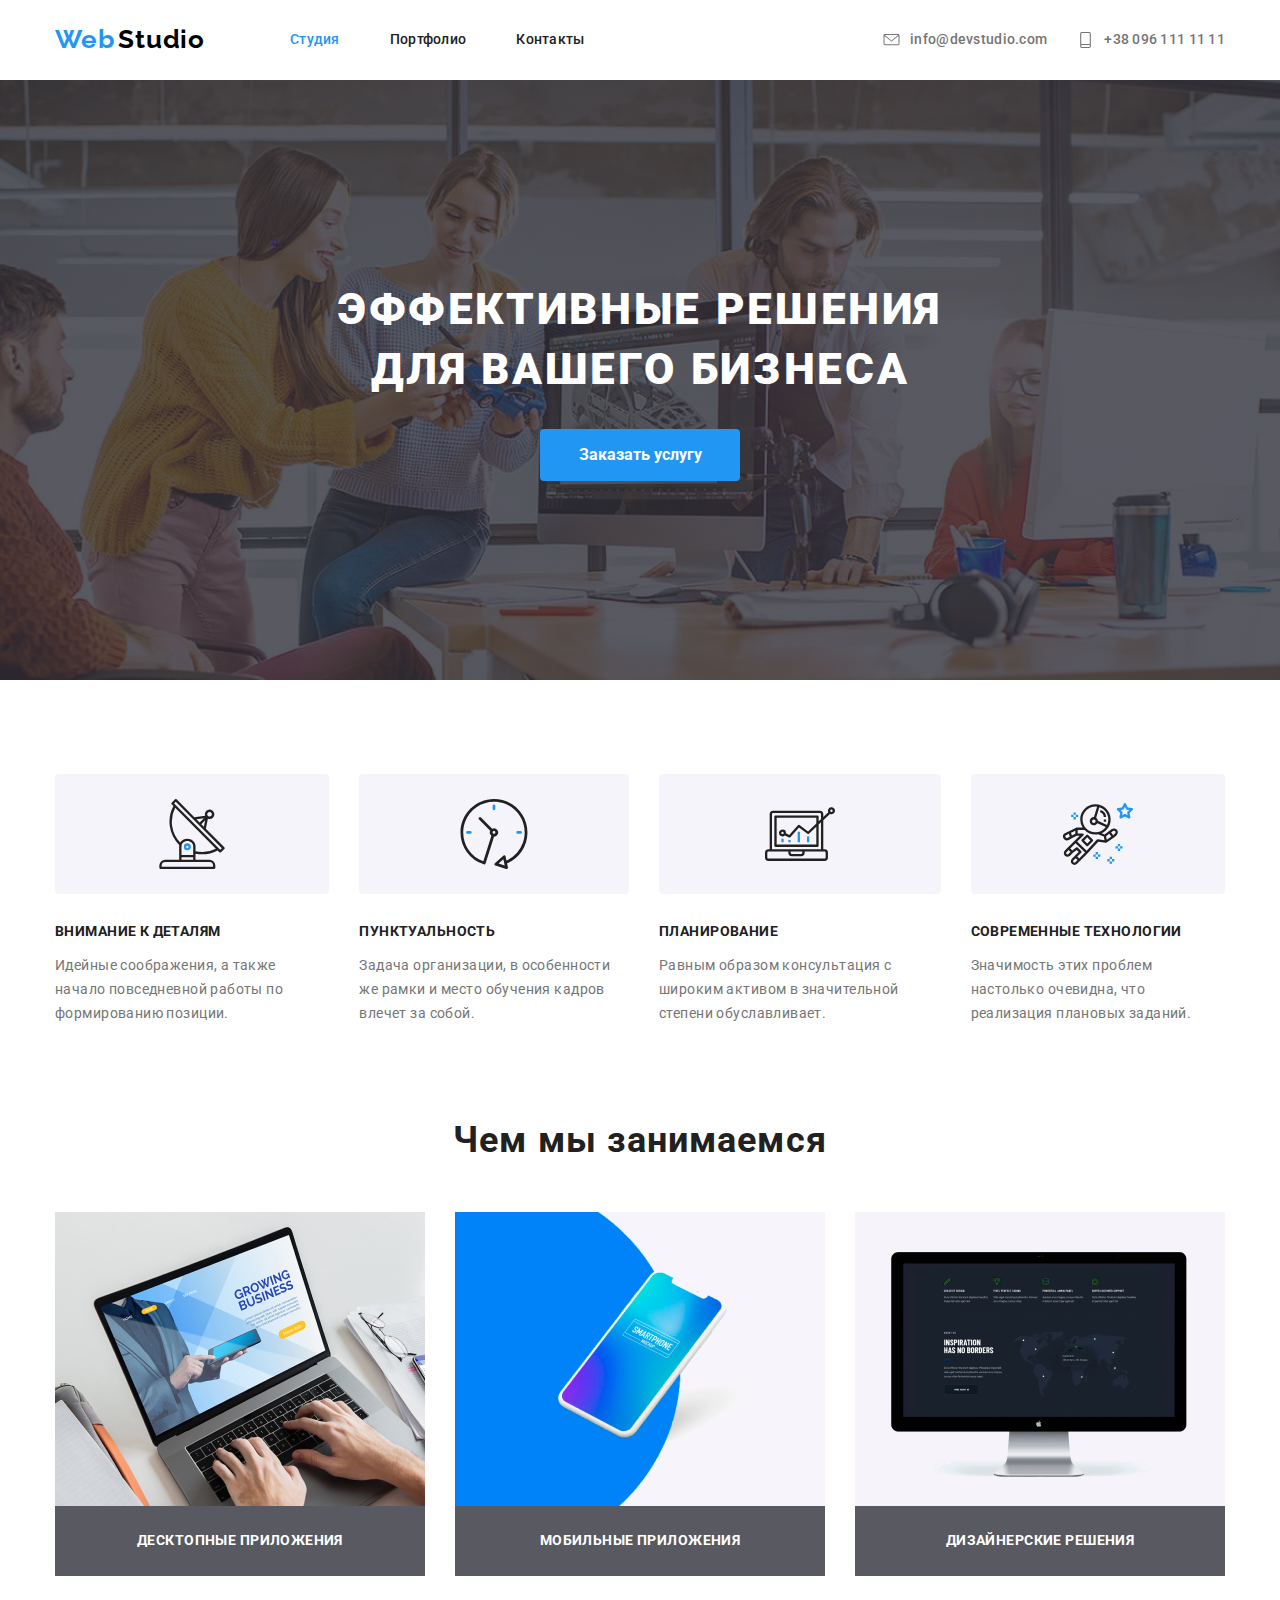
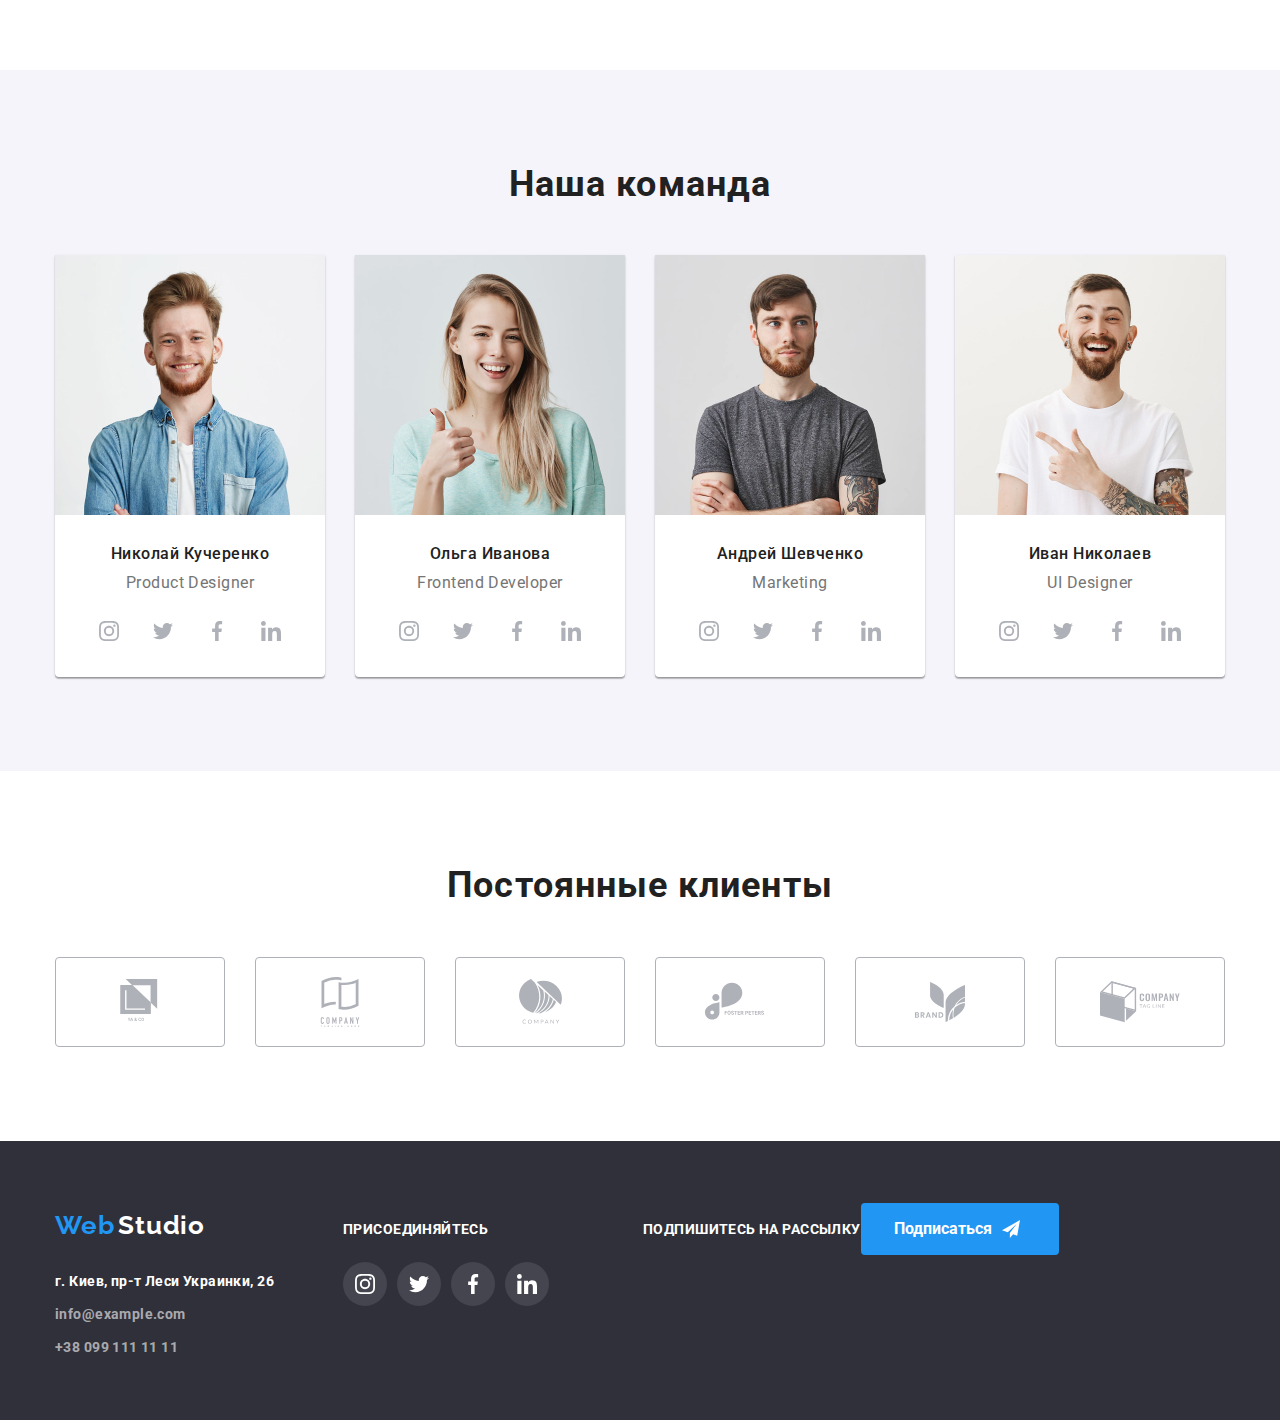
<file: index.html>
<!DOCTYPE html>
<html lang="ru">
  <head>
    <meta charset="UTF-8" />
    <meta name="viewport" content="width=device-width, initial-scale=1.0" />
    <title>Web Studio</title>
    <link
      href="https://fonts.googleapis.com/css2?family=Raleway:wght@700&family=Roboto:wght@400;500;700;900&display=swap"
      rel="stylesheet"
    />
    <link
      rel="stylesheet"
      href="https://cdnjs.cloudflare.com/ajax/libs/modern-normalize/0.6.0/modern-normalize.min.css"
    />
    <link rel="stylesheet" href="./css/styles.css" />
  </head>
  <body>
    <!--Шапка страницы-->
    <header class="page-header">
      <div class="container main no-padding">
        <nav class="main-nav">
          <a href="./index.html" class="logo">
            <span class="logo-web">Web</span>
            <span class="logo-studio">Studio</span>
          </a>

          <ul class="nav list">
            <li class="item">
              <a href="./index.html" class="nav-link current">Студия</a>
            </li>
            <li class="item">
              <a href="./portfolio.html" class="nav-link">Портфолио</a>
            </li>
            <li class="item"><a href="" class="nav-link">Контакты</a></li>
          </ul>
        </nav>

        <ul class="contacts list">
          <li class="item">
            <a href="mailto:info@devstudio.com" class="contacts-link">
              <svg class="contacts-icon" width="16px" height="11px">
                <use href="./images/symbol-defs.svg#envelope"></use>
              </svg>
              info@devstudio.com</a
            >
          </li>
          <li class="item">
            <a href="tel:+380961111111" class="contacts-link"
              ><svg class="contacts-icon" width="10px" height="15px">
                <use href="./images/symbol-defs.svg#phone"></use>
              </svg>
              +38 096 111 11 11</a
            >
          </li>
        </ul>
      </div>
    </header>

    <!--Секция героя-->
    <section class="hero overlay">
      <h1 class="hero-title">
        эффективные решения <br />
        для вашего бизнеса
      </h1>
      <a href="" class="button">Заказать услугу</a>
    </section>

    <!--Секция преимуществ-->
    <section class="section-nopb">
      <div class="container">
        <h2 class="invisible-title">Наши преимущества</h2>
        <ul class="features list">
          <li class="features-item">
            <div class="features-img">
              <svg class="features-icon" width="70px" height="70px">
                <use href="./images/symbol-defs.svg#antenna"></use>
              </svg>
            </div>
            <h3 class="features-title">внимание к деталям</h3>
            <p class="features-text">
              Идейные соображения, а также начало повседневной работы по
              формированию позиции.
            </p>
          </li>
          <li class="features-item">
            <div class="features-img">
              <svg class="features-icon" width="70px" height="70px">
                <use href="./images/symbol-defs.svg#clock"></use>
              </svg>
            </div>
            <h3 class="features-title">пунктуальность</h3>
            <p class="features-text">
              Задача организации, в особенности же рамки и место обучения кадров
              влечет за собой.
            </p>
          </li>
          <li class="features-item">
            <div class="features-img">
              <svg class="features-icon" width="70px" height="70px">
                <use href="./images/symbol-defs.svg#diagram"></use>
              </svg>
            </div>
            <h3 class="features-title">планирование</h3>
            <p class="features-text">
              Равным образом консультация с широким активом в значительной
              степени обуславливает.
            </p>
          </li>
          <li class="features-item">
            <div class="features-img">
              <svg class="features-icon" width="70px" height="70px">
                <use href="./images/symbol-defs.svg#astronaut"></use>
              </svg>
            </div>
            <h3 class="features-title">современные технологии</h3>
            <p class="features-text no-margin">
              Значимость этих проблем настолько очевидна, что реализация
              плановых заданий.
            </p>
          </li>
        </ul>
      </div>
    </section>

    <!--Секция услуг-->
    <section class="section">
      <div class="container">
        <!-- <div class="services-div"> -->
        <h2 class="services-title">Чем мы занимаемся</h2>
        <ul class="services list">
          <li class="services-item">
              <div class="services-div">
                <img
                  src="./images/desktop.jpg"
                  alt="десктопные приложения"
                  width="370"
                  class="images"
                />
              </div>
            <div class="services-bgc">
            <h3 class="services-text">десктопные приложения</h3>
            </div>
          </li>
          <li class="services-item">
              <div class="services-div">
                <img
                  src="./images/mobile.jpg"
                  alt="десктопные приложения"
                  width="370"
                  class="images"
                />
              </div>
            <div class="services-bgc">
              <h3 class="services-text">мобильные приложения</h3>
            </div>
          </li>
          <li class="services-item">
              <div class="services-div">
                <img
                  src="./images/design.jpg"
                  alt="десктопные приложения"
                  width="370"
                  class="images"
                />
              </div>
            <div class="services-bgc">
              <h3 class="services-text">дизайнерские решения</h3>
            </div>
          </li>
        </ul>
        <!-- </div> -->
      </div>
    </section>

    <!--Секция команды-->
    <section class="team">
      <div class="container">
        <!-- <div class="team-div"> -->
        <h2 class="team-title">Наша команда</h2>
        <ul class="team-cards list">
          <li class="team-item">
            <img
              src="./images/john.jpg"
              alt="Николай Кучеренко"
              width="270"
              height="260"
              class="images"
            />
            <h3 class="team-name">Николай Кучеренко</h3>
            <p class="team-post">Product Designer</p>
            <ul class="team-soclink list">
              <li class="team-soclink-list">
                <a href="https://instagram.com" class="team-soclink-icon">
                  <svg class="team-icon" width="20px" height="20px">
                    <use href="./images/symbol-defs.svg#instagram"></use>
                  </svg>
                </a>
              </li>
              <li class="team-soclink-list">
                <a href="https://twitter.com" class="team-soclink-icon">
                  <svg class="team-icon" width="20px" height="20px">
                    <use href="./images/symbol-defs.svg#twitter"></use>
                  </svg>
                  </a>
                </a>
              </li>
              <li class="team-soclink-list">
                <a href="https://facebook.com" class="team-soclink-icon">
                  <svg class="team-icon" width="20px" height="20px">
                    <use href="./images/symbol-defs.svg#facebook"></use>
                  </svg>
                </a>
              </li>
              <li class="team-soclink-list">
                <a href="https://linkedin.com" class="team-soclink-icon">
                  <svg class="team-icon" width="20px" height="20px">
                    <use href="./images/symbol-defs.svg#linkedin"></use>
                  </svg>
                </a>
              </li>
            </ul>
          </li>
          <li class="team-item">
            <img
              src="./images/marta.jpg"
              alt="Ольга Иванова"
              width="270"
              height="260"
              class="images"
            />
            <h3 class="team-name">Ольга Иванова</h3>
            <p class="team-post">Frontend Developer</p>
            <ul class="team-soclink list">
              <li class="team-soclink-list">
                <a href="https://instagram.com" class="team-soclink-icon">
                  <svg class="team-icon" width="20px" height="20px">
                    <use href="./images/symbol-defs.svg#instagram"></use>
                  </svg>
                </a>
              </li>
              <li class="team-soclink-list">
                <a href="https://twitter.com" class="team-soclink-icon">
                <svg class="team-icon" width="20px" height="20px">
                  <use href="./images/symbol-defs.svg#twitter"></use>
                </svg>
                </a>
              </li>
              <li class="team-soclink-list">
                <a href="https://facebook.com" class="team-soclink-icon">
                  <svg class="team-icon" width="20px" height="20px">
                    <use href="./images/symbol-defs.svg#facebook"></use>
                  </svg>
                </a>
              </li>
              <li class="team-soclink-list">
                <a href="https://linkedin.com" class="team-soclink-icon">
                  <svg class="team-icon" width="20px" height="20px">
                    <use href="./images/symbol-defs.svg#linkedin"></use>
                  </svg>
                </a>
              </li>
            </ul>
          </li>
          <li class="team-item">
            <img
              src="./images/robert.jpg"
              alt="Андрей Шевченко"
              width="270"
              height="260"
              class="images"
            />
            <h3 class="team-name">Андрей Шевченко</h3>
            <p class="team-post">Marketing</p>
            <ul class="team-soclink list">
              <li class="team-soclink-list">
                <a href="https://instagram.com" class="team-soclink-icon">
                  <svg class="team-icon" width="20px" height="20px">
                    <use href="./images/symbol-defs.svg#instagram"></use>
                  </svg>
                </a>
              </li>
              <li class="team-soclink-list">
                <a href="https://twitter.com" class="team-soclink-icon">
                  <svg class="team-icon" width="20px" height="20px">
                    <use href="./images/symbol-defs.svg#twitter"></use>
                  </svg>
                </a>
              </li>
              <li class="team-soclink-list">
                <a href="https://facebook.com" class="team-soclink-icon">
                  <svg class="team-icon" width="20px" height="20px">
                    <use href="./images/symbol-defs.svg#facebook"></use>
                  </svg>
                </a>
              </li>
              <li class="team-soclink-list">
                <a href="https://linkedin.com" class="team-soclink-icon">
                  <svg class="team-icon" width="20px" height="20px">
                    <use href="./images/symbol-defs.svg#linkedin"></use>
                  </svg>
                </a>
              </li>
            </ul>
          </li>
          <li class="team-item">
            <img
              src="./images/martin.jpg"
              alt="Иван Николаев"
              width="270"
              height="260"
              class="images"
            />
            <h3 class="team-name">Иван Николаев</h3>
            <p class="team-post">UI Designer</p>
            <ul class="team-soclink list">
              <li class="team-soclink-list">
                <a href="https://instagram.com" class="team-soclink-icon">
                  <svg class="team-icon" width="20px" height="20px">
                    <use href="./images/symbol-defs.svg#instagram"></use>
                  </svg>
                </a>
              </li>
              <li class="team-soclink-list">
                <a href="https://twitter.com" class="team-soclink-icon">
                  <svg class="team-icon" width="20px" height="20px">
                    <use href="./images/symbol-defs.svg#twitter"></use>
                  </svg>
                </a>
              </li>
              <li class="team-soclink-list">
                <a href="https://facebook.com" class="team-soclink-icon">
                  <svg class="team-icon" width="20px" height="20px">
                    <use href="./images/symbol-defs.svg#facebook"></use>
                  </svg>
                </a>
              </li>
              <li class="team-soclink-list">
                <a href="https://linkedin.com" class="team-soclink-icon">
                  <svg class="team-icon" width="20px" height="20px">
                    <use href="./images/symbol-defs.svg#linkedin"></use>
                  </svg>
                </a>
              </li>
            </ul>
          </li>
        </ul>
        <!-- </div> -->
      </div>
    </section>

    <!--Секция постоянных клиентов-->
    <section class="section">
      <div class="container">
        <!-- <div class="customers-div"> -->
        <h2 class="customers-title">Постоянные клиенты</h2>
        <ul class="customers-item list">
          <li class="customers-list">
            <a href="" class="customers-icon">
              <svg class="client1-icon" width="44.27px" height="49.23px">
                <use href="./images/symbol-defs.svg#client1"></use>
              </svg>
            </a>
          </li>
          <li class="customers-list">
            <a href="" class="customers-icon">
              <svg class="client2-icon" width="40px" height="52px">
                <use href="./images/symbol-defs.svg#client2"></use>
              </svg>
            </a>
          </li>
          <li class="customers-list">
            <a href="" class="customers-icon">
              <svg class="client3-icon" width="41px" height="42.6px">
                <use href="./images/symbol-defs.svg#client3"></use>
              </svg>
            </a>
          </li>
          <li class="customers-list">
            <a href="" class="customers-icon">
              <svg class="client4-icon" width="79.66px" height="42.02px">
                <use href="./images/symbol-defs.svg#client4"></use>
              </svg>
            </a>
          </li>
          <li class="customers-list">
            <a href="" class="customers-icon">
              <svg class="client5-icon" width="59px" height="47px">
                <use href="./images/symbol-defs.svg#client5"></use>
              </svg>
            </a>
          </li>
          <li class="customers-list">
            <a href="" class="customers-icon">
              <svg class="client6-icon" width="88.48px" height="45.44px">
                <use href="./images/symbol-defs.svg#client6"></use>
              </svg>
            </a>
          </li>
        </ul>
        <!-- </div> -->
      </div>
    </section>

    <!--Секция футера-->
    <footer class="footer">
      <div class="container">
        <div class="footer-div">
          <div class="footer-adress">
            <a href="./index.html" class="logo">
              <div class="footer-logo-div">
                <span class="logo-web">Web</span>
                <span class="logo-studio-footer">Studio</span>
              </div>
            </a>
            <address>
              <p class="footer-text">г. Киев, пр-т Леси Украинки, 26</p>
              <p class="footer-email">
                <a href="mailto:info@example.com" class="footer-info link list"
                  >info@example.com</a
                >
              </p>
              <a href="tel:+380991111111" class="footer-info link list"
                >+38 099 111 11 11</a
              >
            </address>
          </div>
          <div class="footer-links">
            <h3 class="footer-text-joinin">присоединяйтесь</h3>
            <ul class="joinin list">
              <li class="joinin-list">
                <a href="https://instagram.com" class="joinin-soclink-icon">
                  <svg class="footer-icon" width="20px" height="20px">
                    <use href="./images/symbol-defs.svg#instagram"></use>
                  </svg>
                </a>
              </li>
              <li class="joinin-list">
                <a href="https://instagram.com" class="joinin-soclink-icon">
                  <svg class="footer-icon" width="20px" height="20px">
                    <use href="./images/symbol-defs.svg#twitter"></use>
                  </svg>
                </a>
              </li>
              <li class="joinin-list">
                <a href="https://instagram.com" class="joinin-soclink-icon">
                  <svg class="footer-icon" width="20px" height="20px">
                    <use href="./images/symbol-defs.svg#facebook"></use>
                  </svg>
                </a>
              </li>
              <li class="joinin-list">
                <a href="https://instagram.com" class="joinin-soclink-icon">
                  <svg class="footer-icon" width="20px" height="20px">
                    <use href="./images/symbol-defs.svg#linkedin"></use>
                  </svg>
                </a>
              </li>
            </ul>
          </div>
          <p class="footer-text-subscripe">подпишитесь на рассылку</p>
          <a href="" class="button-footer">Подписаться
            <svg class="footer-icon-plane" width="24px" height="24px">
              <use href="./images/symbol-defs.svg#plane"></use>
            </svg>
          </a>
          <!-- <p class="footer-copyright">2020 | Developed by GoIT Students</p> -->
        </div>
      </div>
    </footer>
  </body>
</html>
</file>
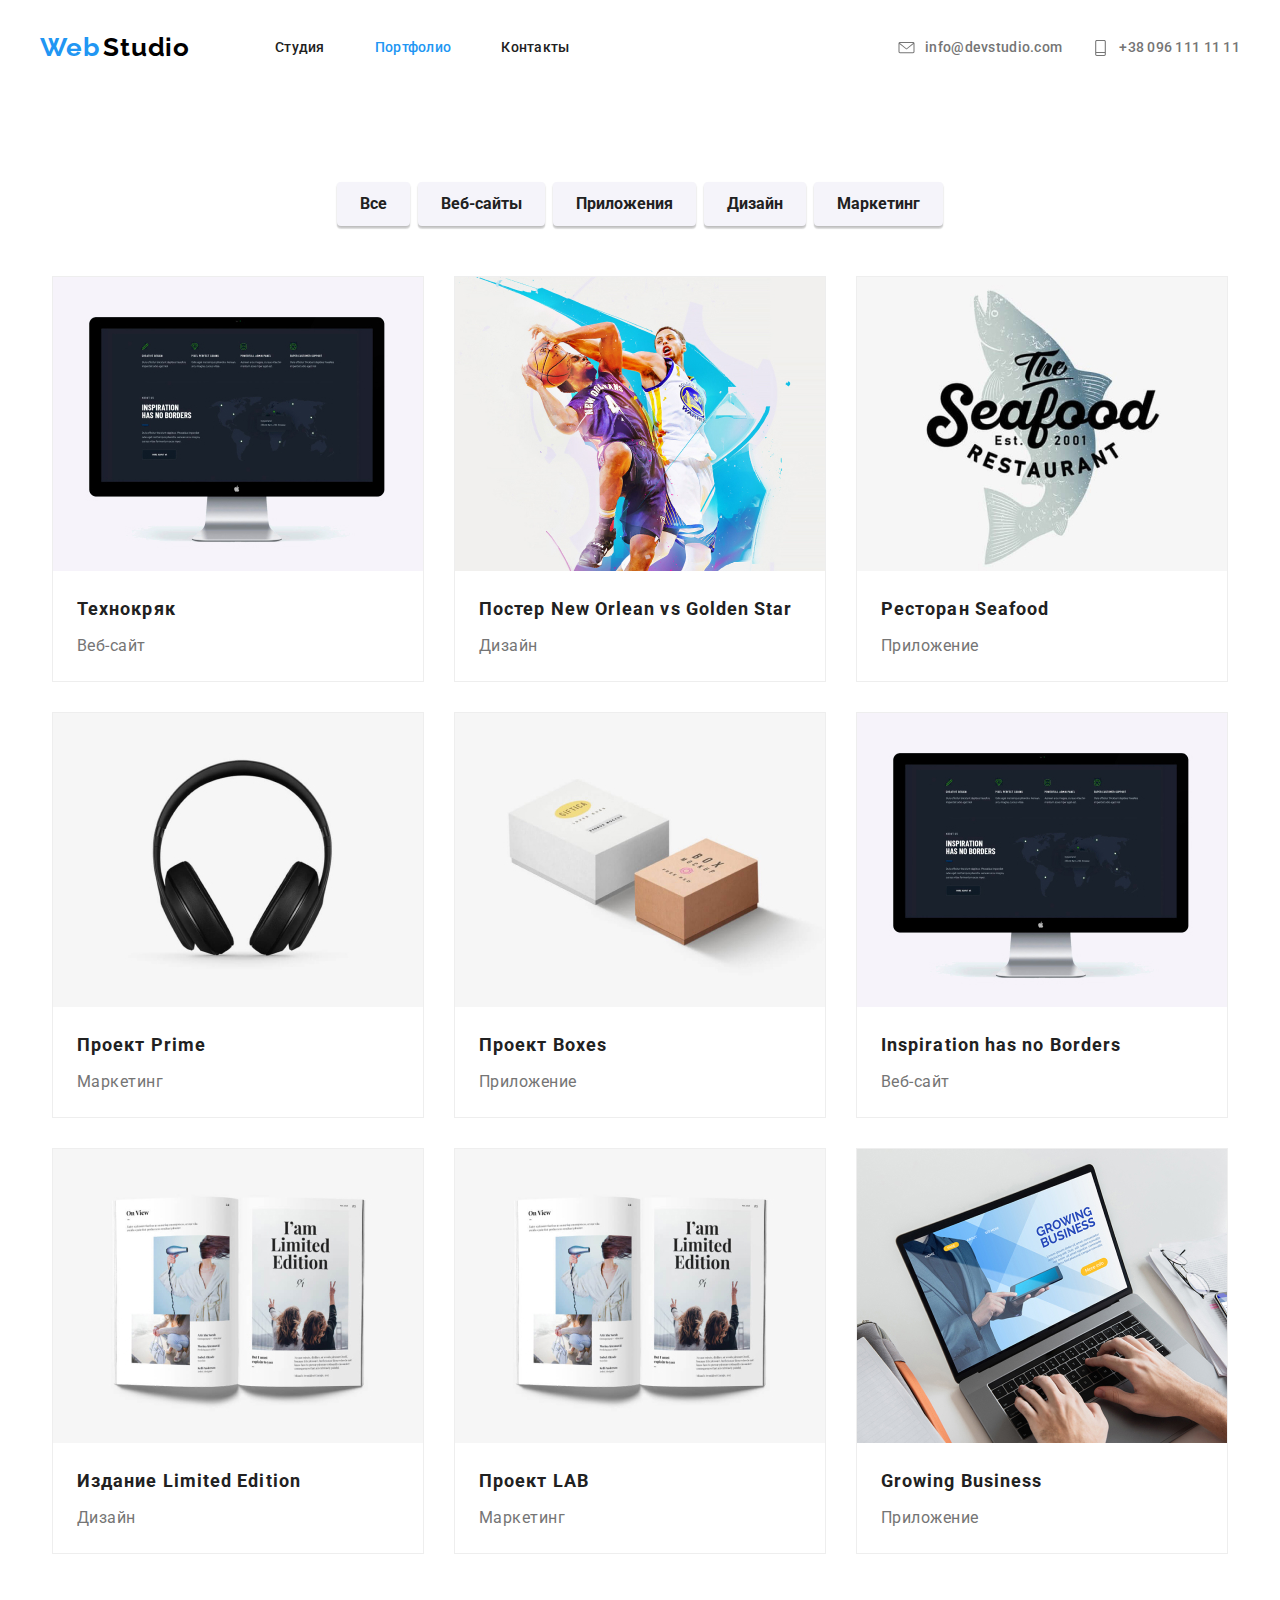
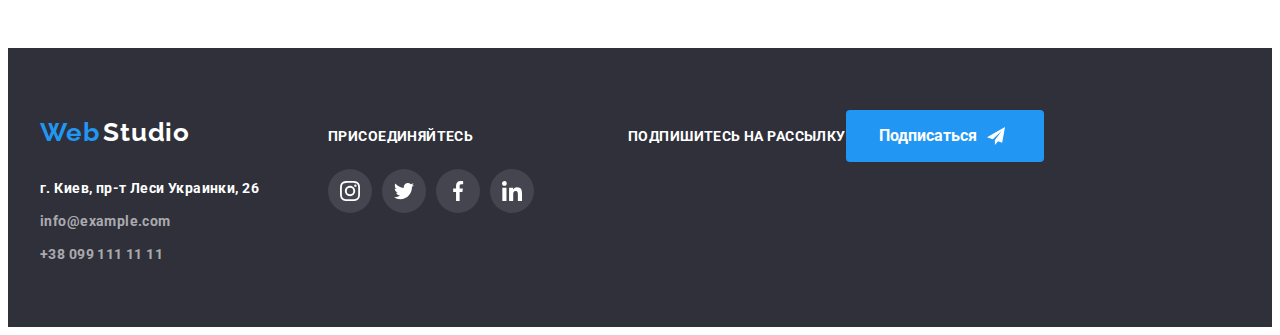
<file: portfolio.html>
<!DOCTYPE html>
<html lang="ru">
  <head>
    <meta charset="UTF-8" />
    <meta name="viewport" content="width=device-width, initial-scale=1.0" />
    <title>Портфолио</title>
    <link
      href="https://fonts.googleapis.com/css2?family=Raleway:wght@700&family=Roboto:wght@400;500;700;900&display=swap"
      rel="stylesheet"
    />
    <link rel="stylesheet" href="./css/styles.css" />
  </head>

  <body>
    <!--Шапка страницы-->
    <header class="page-header">
      <div class="container main no-padding">
        <nav class="main-nav">
          <a href="./index.html" class="logo">
            <span class="logo-web">Web</span>
            <span class="logo-studio">Studio</span>
          </a>

          <ul class="nav list">
            <li class="item">
              <a href="./index.html" class="nav-link">Студия</a>
            </li>
            <li class="item">
              <a href="./portfolio.html" class="nav-link current">Портфолио</a>
            </li>
            <li class="item"><a href="" class="nav-link">Контакты</a></li>
          </ul>
        </nav>

        <ul class="contacts list">
          <li class="item">
            <a href="mailto:info@devstudio.com" class="contacts-link">
              <svg class="contacts-icon" width="16px" height="11px">
                <use href="./images/symbol-defs.svg#envelope"></use>
              </svg>
              info@devstudio.com</a
            >
          </li>
          <li class="item">
            <a href="tel:+380961111111" class="contacts-link"
              ><svg class="contacts-icon" width="10px" height="15px">
                <use href="./images/symbol-defs.svg#phone"></use>
              </svg>
              +38 096 111 11 11</a
            >
          </li>
        </ul>
      </div>
    </header>
    
    <main>
      <section class="section-portf">
        <!-- Кнопки фильтров -->
        <div class="container">
          <div class="portfolio-div">
            <ul class="filters-list list">
              <li class="filters-item">
                <a href="" class="button-portf">Все</a>
              </li>
              <li class="filters-item">
                <a href="" class="button-portf">Веб-сайты</a>
              </li>
              <li class="filters-item">
                <a href="" class="button-portf">Приложения</a>
              </li>
              <li class="filters-item">
                <a href="" class="button-portf">Дизайн</a>
              </li>
              <li class="filters-item">
                <a href="" class="button-portf">Маркетинг</a>
              </li>
            </ul>

            <!-- Карточки работ -->
            <h1 class="works-invisible">Наши работы</h1>
            <ul class="works-project list">
              <li class="works-project-list">
                <a href="" class="project-links">
                  <img
                    src="./images/technocrack.jpg"
                    alt="Технокряк"
                    width="370"
                    class="images"
                  />
                  <h2 class="project-name">Технокряк</h2>
                  <p class="project-meaning">Веб-сайт</p>
                  <!-- <p class="project-text">
                Технокряк это современная площадка распространения коронавируса.
                Компании используют эту платформу для цифрового шпионажа и атак
                на защищённые сервера конкурентов.
              </p> -->
                </a>
              </li>
              <li class="works-project-list">
                <a href="" class="project-links">
                  <img
                    src="./images/poster.jpg"
                    alt="Постер New Orlean vs Golden Star"
                    width="370"
                    class="images"
                  />
                  <h2 class="project-name">
                    Постер New Orlean vs Golden Star
                  </h2>
                  <p class="project-meaning">Дизайн</p>
                  <!-- <p class="project-text">
                Технокряк это современная площадка распространения коронавируса.
                Компании используют эту платформу для цифрового шпионажа и атак
                на защищённые сервера конкурентов.
              </p> -->
                </a>
              </li>
              <li class="works-project-list">
                <a href="" class="project-links">
                  <img
                    src="./images/restaurant.jpg"
                    alt="Ресторан Seafood"
                    width="370"
                    class="images"
                  />
                  <h2 class="project-name">Ресторан Seafood</h2>
                  <p class="project-meaning">Приложение</p>
                  <!-- <p class="project-text">
                Технокряк это современная площадка распространения коронавируса.
                Компании используют эту платформу для цифрового шпионажа и атак
                на защищённые сервера конкурентов.
              </p> -->
                </a>
              </li>
              <li class="works-project-list">
                <a href="" class="project-links">
                  <img
                    src="./images/primeproject.jpg"
                    alt="Проект Prime"
                    width="370"
                    class="images"
                  />
                  <h2 class="project-name">Проект Prime</h2>
                  <p class="project-meaning">Маркетинг</p>
                  <!-- <p class="project-text">
                Технокряк это современная площадка распространения коронавируса.
                Компании используют эту платформу для цифрового шпионажа и атак
                на защищённые сервера конкурентов.
              </p> -->
                </a>
              </li>
              <li class="works-project-list">
                <a href="" class="project-links">
                  <img
                    src="./images/boxesproject.jpg"
                    alt="Проект Boxes"
                    width="370"
                    class="images"
                  />
                  <h2 class="project-name">Проект Boxes</h2>
                  <p class="project-meaning">Приложение</p>
                  <!-- <p class="project-text">
                Технокряк это современная площадка распространения коронавируса.
                Компании используют эту платформу для цифрового шпионажа и атак
                на защищённые сервера конкурентов.
              </p> -->
                </a>
              </li>
              <li class="works-project-list">
                <a href="" class="project-links">
                  <img
                    src="./images/inspirationhasnoborders.jpg"
                    alt="Inspiration has no Borders"
                    width="370"
                    class="images"
                  />
                  <h2 class="project-name">Inspiration has no Borders</h2>
                  <p class="project-meaning">Веб-сайт</p>
                  <!-- <p class="project-text">
                Технокряк это современная площадка распространения коронавируса.
                Компании используют эту платформу для цифрового шпионажа и атак
                на защищённые сервера конкурентов.
              </p> -->
                </a>
              </li>
              <li class="works-project-list">
                <a href="" class="project-links">
                  <img
                    src="./images/limitededition.jpg"
                    alt="Издание Limited Edition"
                    width="370"
                    class="images"
                  />
                  <h2 class="project-name">Издание Limited Edition</h2>
                  <p class="project-meaning">Дизайн</p>
                  <!-- <p class="project-text">
                Технокряк это современная площадка распространения коронавируса.
                Компании используют эту платформу для цифрового шпионажа и атак
                на защищённые сервера конкурентов.
              </p> -->
                </a>
              </li>
              <li class="works-project-list">
                <a href="" class="project-links">
                  <img
                    src="./images/limitededition.jpg"
                    alt="Проект LAB"
                    width="370"
                    class="images"
                  />
                  <h2 class="project-name">Проект LAB</h2>
                  <p class="project-meaning">Маркетинг</p>
                  <!-- <p class="project-text">
                Технокряк это современная площадка распространения коронавируса.
                Компании используют эту платформу для цифрового шпионажа и атак
                на защищённые сервера конкурентов.
              </p> -->
                </a>
              </li>
              <li class="works-project-list">
                <a href="" class="project-links">
                  <img
                    src="./images/growingbusiness.jpg"
                    alt="Growing Business"
                    width="370"
                    class="images"
                  />
                  <h2 class="project-name">Growing Business</h2>
                  <p class="project-meaning">Приложение</p>
                  <!-- <p class="project-text">
                Технокряк это современная площадка распространения коронавируса.
                Компании используют эту платформу для цифрового шпионажа и атак
                на защищённые сервера конкурентов.
              </p> -->
                </a>
              </li>
            </ul>
          </div>
        </div>
      </section>
    </main>

    <!--Секция футера-->
    <footer class="footer">
      <div class="container">
        <div class="footer-div">
          <div class="footer-adress">
            <a href="./index.html" class="logo">
              <div class="footer-logo-div">
                <span class="logo-web">Web</span>
                <span class="logo-studio-footer">Studio</span>
              </div>
            </a>
            <address>
              <p class="footer-text">г. Киев, пр-т Леси Украинки, 26</p>
              <p class="footer-email">
                <a href="mailto:info@example.com" class="footer-info link list"
                  >info@example.com</a
                >
              </p>
              <a href="tel:+380991111111" class="footer-info link list"
                >+38 099 111 11 11</a
              >
            </address>
          </div>
          <div class="footer-links">
            <h3 class="footer-text-joinin">присоединяйтесь</h3>
            <ul class="joinin list">
              <li class="joinin-list">
                <a href="https://instagram.com" class="joinin-soclink-icon">
                  <svg class="footer-icon" width="20px" height="20px">
                    <use href="./images/symbol-defs.svg#instagram"></use>
                  </svg>
                </a>
              </li>
              <li class="joinin-list">
                <a href="https://instagram.com" class="joinin-soclink-icon">
                  <svg class="footer-icon" width="20px" height="20px">
                    <use href="./images/symbol-defs.svg#twitter"></use>
                  </svg>
                </a>
              </li>
              <li class="joinin-list">
                <a href="https://instagram.com" class="joinin-soclink-icon">
                  <svg class="footer-icon" width="20px" height="20px">
                    <use href="./images/symbol-defs.svg#facebook"></use>
                  </svg>
                </a>
              </li>
              <li class="joinin-list">
                <a href="https://instagram.com" class="joinin-soclink-icon">
                  <svg class="footer-icon" width="20px" height="20px">
                    <use href="./images/symbol-defs.svg#linkedin"></use>
                  </svg>
                </a>
              </li>
            </ul>
          </div>
          <p class="footer-text-subscripe">подпишитесь на рассылку</p>
          <a href="" class="button-footer">Подписаться
            <svg class="footer-icon-plane" width="24px" height="24px">
              <use href="./images/symbol-defs.svg#plane"></use>
            </svg>
          </a>
          <!-- <p class="footer-copyright">2020 | Developed by GoIT Students</p> -->
        </div>
      </div>
    </footer>
  </body>
</html>
</file>
<file: css/styles.css>
/* цвет основного текста #212121; */

/* вторичный цвет текста #757575; */

/* белый #ffffff; */

/* акцент #2196f3; */

/* цвет текста контактов в футере rgba(255, 255, 255, 0.6); */

/* цвет фона #ffffff; */

/* вторичный цвет фона #f5f4fA; */

/* Цвет Футера #2F303A */

:root {
  --primary-text-color: #212121;
  --secondary-text-color: #757575;
  --accent-color: #2196f3;
  --white-color: #ffffff;
  --logo-text-color: #000000;
  --primary-background-color: #ffffff;
  --secondary-background-color: #f5f4fa;
  --footer-background-color: #2f303a;
  --footer-info: rgba(255, 255, 255, 0.6);
  --footer-copyright-color: rgba(255, 255, 255, 0.4);
  --icon-color: #afb1b8;
}

body {
  background-color: var(--primary-background-color);
  font-family: Roboto, sans-serif;
}

a {
  text-decoration: none;
}

.images {
  display: block;
}

.container {
  margin-left: auto;
  margin-right: auto;
  padding-left: 15px;
  padding-right: 15px;
  width: 1200px;
}

.section {
  padding-top: 94px;
  padding-bottom: 94px;
  text-align: center;
}

.section-portf {
  padding-top: 94px;
  padding-bottom: 94px;
}

.section-nopb {
  padding-top: 94px;
  padding-bottom: 0;
}

.logo-web {
  font-family: Raleway, sans-serif;
  font-weight: bold;
  font-size: 26px;
  line-height: 1.9;
  letter-spacing: 0.03em;
  color: var(--accent-color);
}

.logo-studio {
  font-family: Raleway, sans-serif;
  font-weight: bold;
  font-size: 26px;
  line-height: 1.9;
  letter-spacing: 0.03em;
  color: var(--logo-text-color);
}

.list {
  list-style: none;
  padding: 0;
  margin: 0;
}

/* Навигация */

.container.main {
  display: flex;
  align-items: center;
}

.main-nav {
  display: flex;
  align-items: center;
}

.nav {
  display: flex;
  margin-left: 85px;
}

.nav .item + .item {
  margin-left: 50px;
}

.nav .nav-link {
  display: block;
  padding-top: 32px;
  padding-bottom: 32px;

  font-weight: 500;
  font-size: 14px;
  line-height: 1.14;
  letter-spacing: 0.02em;

  color: var(--primary-text-color);
}

.nav .nav-link:hover,
.nav .nav-link:focus {
  color: var(--accent-color);
}

.nav .nav-link.current {
  color: var(--accent-color);
}

.contacts {
  display: flex;
  margin-left: auto;
}

.contacts .item + .item {
  margin-left: 30px;
}

.contacts-link {
  padding-top: 32px;
  padding-bottom: 32px;

  font-weight: 500;
  font-size: 14px;
  line-height: 1.14;
  letter-spacing: 0.02em;
  color: var(--secondary-text-color);
}

.contacts-link:hover,
.contacts-link:focus {
  color: var(--accent-color);
}

.contacts-link {
  display: flex;
  align-items: center;
  justify-content: center;
}

.contacts-icon {
  margin-right: 10px;
  width: 17px;
  height: 16px;
  fill: currentColor;
}

.contacts-icon:hover {
  fill: var(--accent-color);
}

/* Герой */

.hero {
  padding-top: 200px;
  padding-bottom: 200px;
  text-align: center;
}

.overlay {
  max-width: 1600px;
  height: 600px;
  margin-left: auto;
  margin-right: auto;
  background-image: linear-gradient(
      to right,
      rgba(47, 48, 58, 0.8),
      rgba(47, 48, 58, 0.8)
    ),
    url(../images/Hero.jpg);
  background-repeat: no-repeat;
  background-position: center;
  background-size: cover;
}

.hero-title {
  margin-top: 0;
  margin-bottom: 30;

  text-transform: uppercase;
  font-weight: 900;
  font-size: 44px;
  line-height: 1.36;
  letter-spacing: 0.06em;

  color: var(--white-color);
  /* outline: 1px solid tomato; */
}

/* Button */

.button {
  display: inline-block;
  padding: 10px 32px;
  min-width: 200px;
  border: 1px solid transparent;
  border-radius: 4px;

  font-weight: bold;
  font-size: 16px;
  line-height: 1.87;
  text-align: center;

  color: var(--white-color);
  background: var(--accent-color);
}

/* Преимущества */

.invisible-title {
  position: absolute;
  width: 1px;
  height: 1px;
  margin: -1px;
  padding: 0;
  border: 0;
  clip: rect(0, 0, 0, 0);
  overflow: hidden;
}

.features {
  display: flex;
  /* padding-top: 94px;
  padding-bottom: 94px; */
}

.features-img {
  margin-bottom: 30px;
  display: flex;
  align-items: center;
  justify-content: center;
  height: 120px;
  background: #f5f4fa;
  border-radius: 4px;
  /* background-image: url(../images/antenna.svg);
  background-repeat: no-repeat;
  background-position: center;
  background-size: contain; */
}

.features .features-item + .features-item {
  margin-left: 30px;
}

.features-title {
  text-align: left;
  margin-top: 0;
  margin-bottom: 10;

  text-transform: uppercase;
  font-weight: bold;
  font-size: 14px;
  line-height: 1.14;
  letter-spacing: 0.03em;
  color: var(--primary-text-color);
}

.features-text {
  text-align: left;
  margin-top: 0;
  margin-bottom: 0;
  font-size: 14px;
  line-height: 1.71;
  letter-spacing: 0.03em;
  color: #757575;
}

.features-text.no-margin {
  margin-bottom: 0;
}

/* Услуги */

/* .services-div {
  text-align: center;
  padding-top: 94px;
  padding-bottom: 94px;
} */

.services-bgc {
  width: 370px;
  height: 70px;
  background: rgba(47, 48, 58, 0.8);
}

.services {
  display: flex;
}

.services .services-item + .services-item {
  margin-left: 30px;
}

.services-title {
  margin-top: 0;
  margin-bottom: 50px;

  font-weight: bold;
  font-size: 36px;
  line-height: 1.16;
  letter-spacing: 0.03em;

  color: var(--primary-text-color);
}

.services-text {
  margin-top: 0;
  margin-bottom: 0;
  padding-top: 27px;
  padding-bottom: 27px;

  text-transform: uppercase;
  text-align: center;
  font-weight: bold;
  font-size: 14px;
  line-height: 1.14;
  letter-spacing: 0.03em;

  color: var(--white-color);
}

/* Команда */

.team {
  text-align: center;

  padding-top: 94px;
  padding-bottom: 94px;

  background-color: var(--secondary-background-color);
}

/* .team-div {
  text-align: center;
  padding-top: 94px;
  padding-bottom: 94px; 
} */

.team-title {
  margin-top: 0;
  margin-bottom: 50px;

  font-weight: bold;
  font-size: 36px;
  line-height: 1.16;
  letter-spacing: 0.03em;

  color: var(--primary-text-color);
}

.team-cards {
  display: flex;
}

.team-item:not(:last-child) {
  width: 270px;
  margin-right: 30px;
}

.team-item {
  background-color: #fff;
  box-shadow: 0px 2px 1px rgba(0, 0, 0, 0.2), 0px 1px 1px rgba(0, 0, 0, 0.14),
    0px 1px 3px rgba(0, 0, 0, 0.12);
  border-radius: 0px 0px 4px 4px;
}

.team-name {
  margin-top: 30px;
  margin-bottom: 0;
  font-weight: 500;
  font-size: 16px;
  line-height: 1.18;
  letter-spacing: 0.03em;

  color: var(--primary-text-color);
}

.team-post {
  margin-top: 10px;
  margin-bottom: 0;
  font-size: 16px;
  line-height: 1.18;
  letter-spacing: 0.03em;

  color: var(--secondary-text-color);
}

.team-soclink {
  display: flex;
  padding-top: 16px;
  padding-right: 32px;
  padding-left: 32px;
  padding-bottom: 24px;
}

.team-soclink-list:not(:last-child) {
  margin-right: 10px;
}

.team-soclink-icon {
  display: flex;
  justify-content: center;
  align-items: center;
  fill: var(--icon-color);
  padding: 0px;
  margin: 0px;
  width: 44px;
  height: 44px;
  border-radius: 50%;
}

.team-soclink-icon:hover,
.team-soclink-icon:focus {
  fill: var(--white-color);
  background-color: var(--accent-color);
}

/* Клиенты */

.customers-div {
  text-align: center;
  padding-top: 94px;
  padding-bottom: 94px;
}

.customers-item {
  display: flex;
  justify-content: center;
}

.customers-list {
  display: block;
  width: 170px;
  height: 90px;
}

.customers-list:not(:last-child) {
  margin-right: 30px;
}

.customers-title {
  margin-top: 0;
  margin-bottom: 50px;

  font-weight: bold;
  font-size: 36px;
  line-height: 1.16;
  letter-spacing: 0.03em;

  color: var(--primary-text-color);
}

.customers-icon {
  display: flex;
  justify-content: center;
  align-items: center;
  fill: var(--icon-color);
  padding: 0px;
  margin: 0px;
  width: 170px;
  height: 90px;
  border: 1px solid var(--icon-color);
  border-radius: 4px;
}

.customers-icon:hover,
.customers-icon:focus {
  fill: var(--accent-color);
  border: 1px solid var(--accent-color);
}

.client1-icon {
  width: 45px;
  height: 45px;
}

.client2-icon {
  width: 50px;
  height: 50px;
}

.client3-icon {
  width: 45px;
  height: 45px;
}

.client4-icon {
  width: 70px;
  height: 73px;
}

.client5-icon {
  width: 50px;
  height: 60px;
}

.client6-icon {
  width: 80px;
  height: 80px;
}

/* Футер */

.footer {
  background-color: var(--footer-background-color);
}
.footer-div {
  display: flex;
  align-items: baseline;
  padding-top: 60px;
  padding-bottom: 60px;
}

.footer-adress {
  margin-right: 69px;
}

.footer-logo-div {
  margin-top: 0;
  margin-bottom: 20px;
}

.logo-studio-footer {
  font-family: Raleway, sans-serif;
  font-weight: bold;
  font-size: 26px;
  line-height: 1.9;
  letter-spacing: 0.03em;

  color: var(--white-color);
}

.footer-links {
  margin-right: 94px;
}

.joinin {
  display: flex;
}

.joinin-list:not(:last-child) {
  margin-right: 10px;
}

.footer-text {
  margin-top: 0;
  margin-bottom: 9px;
  font-family: Roboto;
  font-style: normal;
  font-weight: bold;
  font-size: 14px;
  line-height: 1.71;
  letter-spacing: 0.03em;

  color: var(--white-color);
}

.footer-email {
  margin-top: 0;
  margin-bottom: 9px;
}

.footer-info {
  /* text-transform: uppercase; */
  font-family: Roboto;
  font-style: normal;
  font-weight: bold;
  font-size: 14px;
  line-height: 1.71;
  letter-spacing: 0.03em;

  color: var(--footer-info);
}

.footer-text-joinin {
  margin-top: 0;
  margin-bottom: 20px;
  text-transform: uppercase;
  font-family: Roboto;
  font-style: normal;
  font-weight: bold;
  font-size: 14px;
  line-height: 1.71;
  letter-spacing: 0.03em;

  color: var(--white-color);
}

.joinin-soclink-icon {
  display: flex;
  justify-content: center;
  align-items: center;
  fill: var(--white-color);
  background-color: rgba(255, 255, 255, 0.1);
  padding: 0px;
  margin: 0px;
  width: 44px;
  height: 44px;
  border-radius: 50%;
}

.joinin-soclink-icon:hover,
.joinin-soclink-icon:focus {
  background-color: var(--accent-color);
}

.footer-text-subscripe {
  margin-top: 0;
  margin-bottom: 20px;
  text-transform: uppercase;
  font-family: Roboto;
  font-style: normal;
  font-weight: bold;
  font-size: 14px;
  line-height: 1.71;
  letter-spacing: 0.03em;

  color: var(--white-color);
}

.button-footer {
  display: flex;
  align-items: flex-end;
}

.footer-icon-plane {
  fill: var(--white-color);
  margin-left: 10px;
}

/* .footer-copyright {
  font-family: Roboto;
  font-style: normal;
  font-weight: normal;
  font-size: 12px;
  line-height: 1.71;
  letter-spacing: 0.03em;

  color: var(--footer-copyright-color);
} */

/* portfolio.html */

/* .portfolio-div {
  padding-top: 94px;
  padding-bottom: 94px;
} */

.filters-list {
  display: flex;
  justify-content: center;
  margin-bottom: 50px;
}

.filters-item:not(:last-child) {
  margin-right: 8px;
}

.button-portf {
  display: inline-block;
  padding-top: 6px;
  padding-right: 22px;
  padding-bottom: 6px;
  padding-left: 22px;
  min-width: 22px;
  border: 1px solid transparent;
  border-radius: 4px;

  font-weight: bold;
  font-size: 16px;
  line-height: 1.87;
  text-align: center;

  color: var(--primary-text-color);
  background: var(--secondary-background-color);

  box-shadow: 0px 2px 2px rgba(0, 0, 0, 0.12), 0px 1px 2px rgba(0, 0, 0, 0.08),
    0px 3px 1px rgba(0, 0, 0, 0.1);
  border-radius: 4px;
}

.button-portf:hover,
.button-portf:focus {
  color: var(--white-color);
  background-color: var(--accent-color);
}

.works-invisible {
  position: absolute;
  width: 1px;
  height: 1px;
  margin: -1px;
  padding: 0;
  border: 0;
  clip: rect(0, 0, 0, 0);
  overflow: hidden;
}
.works-project {
  display: flex;
  flex-wrap: wrap;
  justify-content: center;
}

.project-div {
  width: 370px;
  /* outline: 1px solid teal; */
}

.works-project-list {
  margin-right: 30px;
  margin-bottom: 30px;
  background: var(--white-color);
  border: 1px solid #eeeeee;
  box-sizing: border-box;
}

.project-links {
  padding-bottom: 20px;
  display: block;
}

.works-project-list:nth-child(3n) {
  margin-right: 0;
}

.works-project-list:nth-last-child(-n + 3) {
  margin-bottom: 0px;
}

.project-links:hover,
.project-links:focus {
  box-shadow: 1px 4px 6px rgba(0, 0, 0, 0.16), 0px 4px 4px rgba(0, 0, 0, 0.06),
    0px 1px 1px rgba(0, 0, 0, 0.12);
}

.project-name {
  margin-top: 0;
  margin-bottom: 0;
  padding-left: 24px;
  padding-right: 24px;
  padding-top: 20px;
  font-weight: bold;
  font-size: 18px;
  line-height: 2;
  letter-spacing: 0.06em;
  color: var(--primary-text-color);
}

.project-meaning {
  margin: 0;
  padding-left: 24px;
  padding-right: 24px;
  padding-top: 4px;
  font-size: 16px;
  line-height: 1.87;
  letter-spacing: 0.03em;
  color: var(--secondary-text-color);
}

.project-text {
  font-size: 18px;
  line-height: 1.55;
  letter-spacing: 0.03em;
  color: var(--white-color);
}

.button-footer {
  display: inline-flex;

  padding: 10px 32px;
  /* min-width: 200px; */
  border: 1px solid transparent;
  border-radius: 4px;

  font-weight: bold;
  font-size: 16px;
  line-height: 1.87;
  text-align: center;

  color: var(--white-color);
  background: var(--accent-color);
}
</file>
